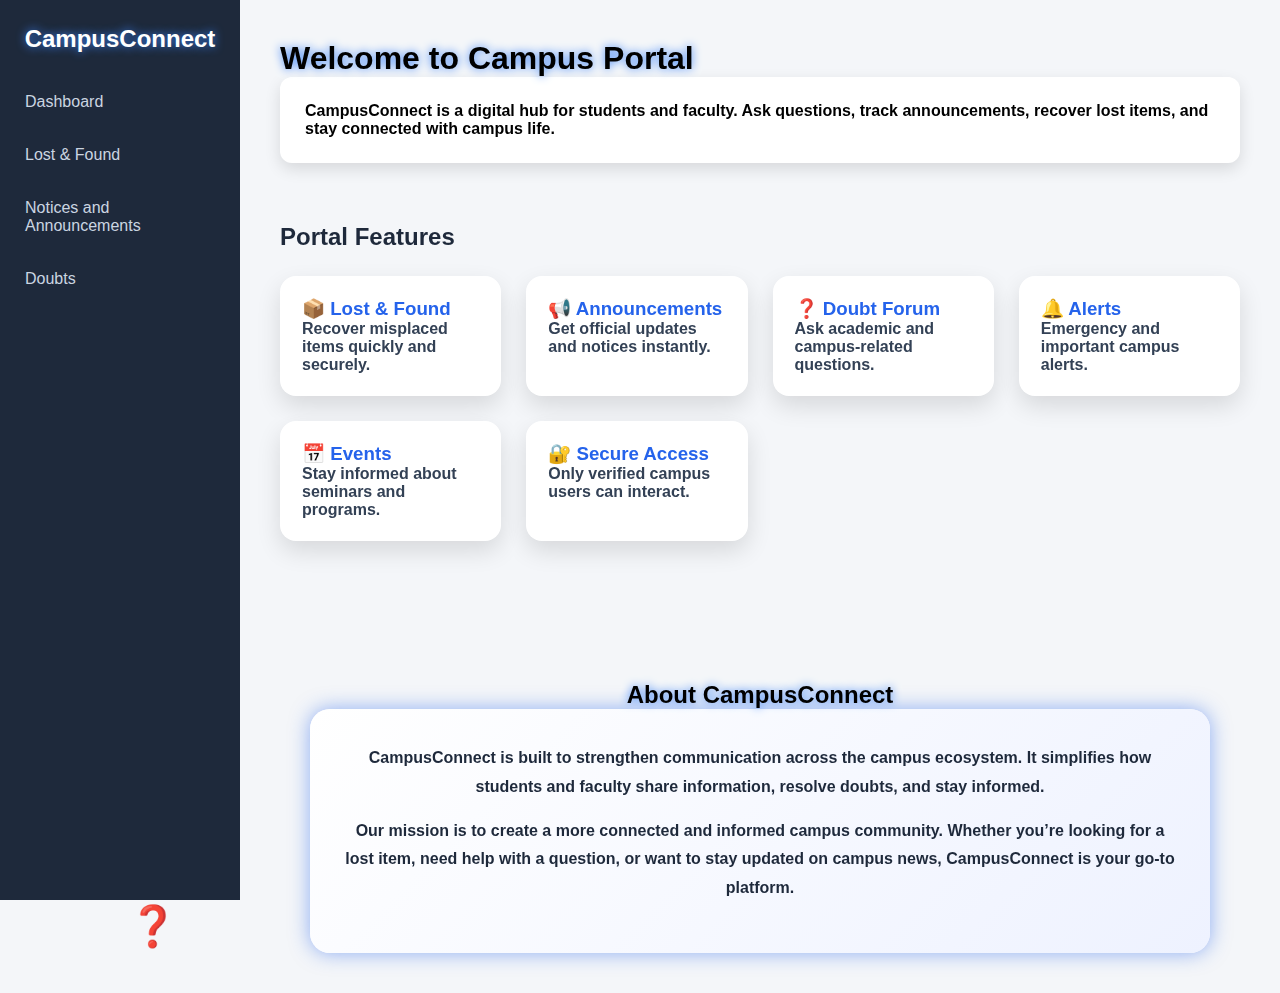
<file: index.html>
<!DOCTYPE html>
<html lang="en">
<head>
    <meta charset="UTF-8">
    <title>CampusConnect Portal</title>
    <link rel="preconnect" href="https://fonts.googleapis.com">
    <link rel="preconnect" href="https://fonts.gstatic.com" crossorigin>
    <link href="https://fonts.googleapis.com/css2?family=DM+Sans:wght@400;500;600;700&family=Syne:wght@700;800&display=swap" rel="stylesheet">
    <link rel="stylesheet" href="home.css">
</head>
<body>

<!-- Question Mark Animation Background -->
<div class="questions-bg">
    <!-- using emoji for more visual appeal -->
    <span>❓</span><span>❓</span><span>❓</span><span>❓</span><span>❓</span>
</div>

<div class="layout">

    <!-- Sidebar -->
    <div class="sidebar">
        <h2 class="logo glow-text">CampusConnect</h2>

        <ul class="nav-links">
            <li><a href="index.html">Dashboard</a></li>
            <li><a href="lost.html">Lost & Found</a></li>
            <li><a href="notice.html">Notices and Announcements</a></li>
            <li><a href="doubts.html">Doubts</a></li>
        </ul>
    </div>

    <!-- Main Content -->
    <div class="main-content">

        <h1 class="welcome glow-text">Welcome to Campus Portal</h1>

        <div class="info-box">
            <p>
                CampusConnect is a digital hub for students and faculty.
                Ask questions, track announcements, recover lost items,
                and stay connected with campus life.
            </p>
        </div>

        <!-- Features -->
        <section class="features">
            <h2>Portal Features</h2>

            <div class="feature-grid">
                <div class="feature-card">
                    <h3>📦 Lost & Found</h3>
                    <p>Recover misplaced items quickly and securely.</p>
                </div>

                <div class="feature-card">
                    <h3>📢 Announcements</h3>
                    <p>Get official updates and notices instantly.</p>
                </div>

                <div class="feature-card">
                    <h3>❓ Doubt Forum</h3>
                    <p>Ask academic and campus-related questions.</p>
                </div>

                <div class="feature-card">
                    <h3>🔔 Alerts</h3>
                    <p>Emergency and important campus alerts.</p>
                </div>

                <div class="feature-card">
                    <h3>📅 Events</h3>
                    <p>Stay informed about seminars and programs.</p>
                </div>

                <div class="feature-card">
                    <h3>🔐 Secure Access</h3>
                    <p>Only verified campus users can interact.</p>
                </div>
            </div>
        </section>

        <!-- About -->
        <section class="about-section">
            <h2 class="glow-text">About CampusConnect</h2>

            <div class="about-card">
                <p>
                    CampusConnect is built to strengthen communication
                    across the campus ecosystem. It simplifies how
                    students and faculty share information, resolve doubts,
                    and stay informed.
                </p>

                <p>
                    Our mission is to create a more connected and informed
                    campus community. Whether you’re looking for a lost item,
                    need help with a question, or want to stay updated on
                    campus news, CampusConnect is your go-to platform.
                </p>
            </div>
        </section>

    </div>
</div>

</body>
</html>
</file>
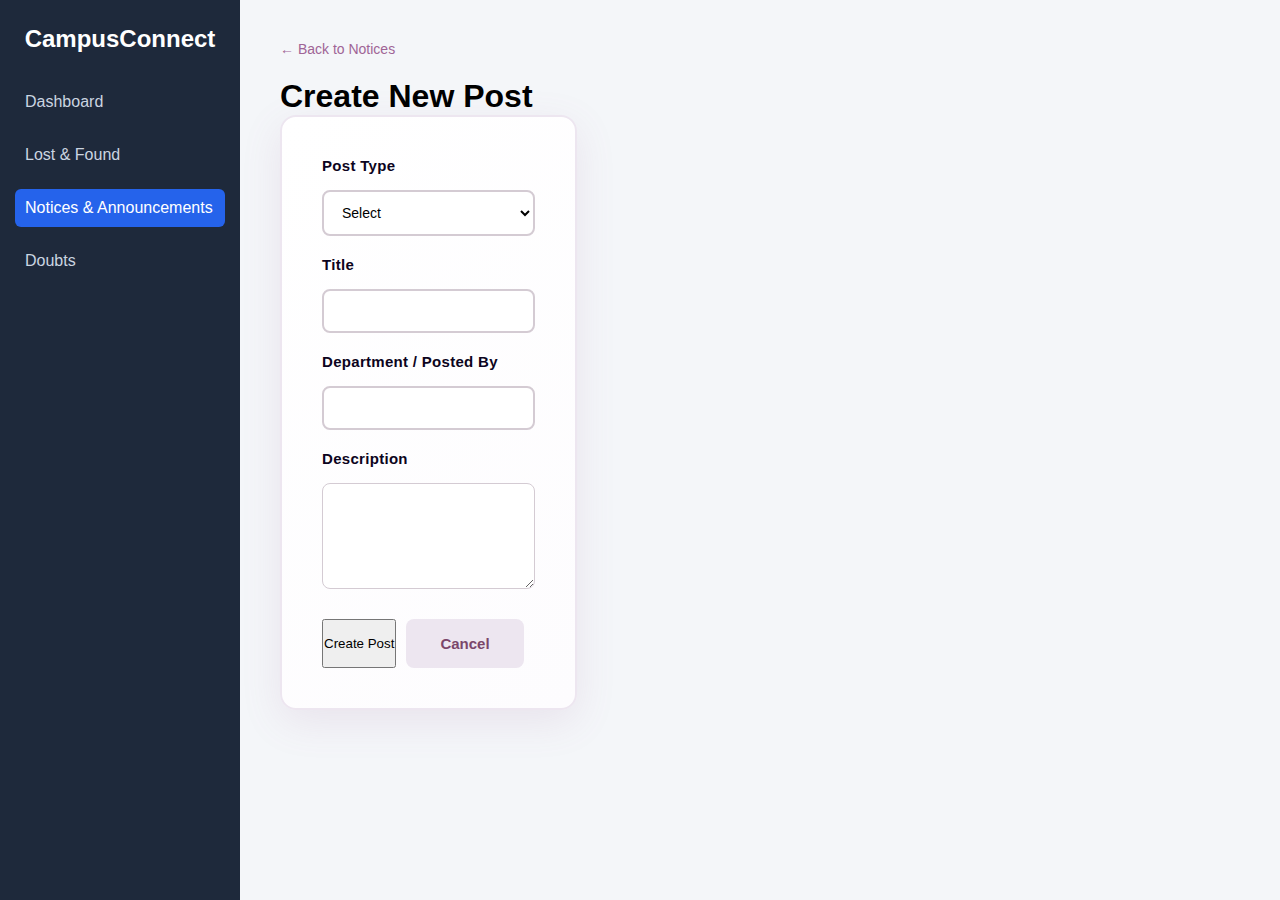
<file: create-post.html>
<!DOCTYPE html>
<html lang="en">
<head>
<meta charset="UTF-8">
<title>Create Post - Campus Portal</title>

<link rel="stylesheet" href="home.css">
<link rel="stylesheet" href="create-post.css">
</head>

<body>

<div class="layout">

    <!-- Sidebar -->
    <div class="sidebar">
        <h2 class="logo">CampusConnect</h2>
        <ul class="nav-links">
            <li><a href="index.html">Dashboard</a></li>
            <li><a href="lost.html">Lost & Found</a></li>
            <li><a href="notice.html" class="active">Notices & Announcements</a></li>
            <li><a href="doubts.html">Doubts</a></li>
        </ul>
    </div>

    <!-- Main -->
    <div class="main-content">

        <div class="breadcrumb">
            <a href="notice.html">← Back to Notices</a>
        </div>

        <h1>Create New Post</h1>

        <div class="create-post-form-wrapper">
            <form id="createPostForm" class="create-post-form">

                <div class="form-group">
                    <label>Post Type</label>
                    <select id="postType" name="postType"
                        onchange="updateFormFields()" required>
                        <option value="">Select</option>
                        <option value="notice">Notice</option>
                        <option value="announcement">Announcement</option>
                    </select>
                </div>

                <div class="form-group">
                    <label>Title</label>
                    <input type="text" name="title" required>
                </div>

                <div class="form-group">
                    <label>Department / Posted By</label>
                    <input type="text" name="source" required>
                </div>

                <div class="form-group">
                    <label>Description</label>
                    <textarea name="description" rows="5" required></textarea>
                </div>

                <div id="priorityGroup" class="form-group" style="display:none;">
                    <label>Priority</label>
                    <select name="priority">
                        <option value="general">General</option>
                        <option value="urgent">Urgent</option>
                        <option value="alert">Alert</option>
                    </select>
                </div>

                <div id="iconGroup" class="form-group" style="display:none;">
                    <label>Icon</label>
                    <select name="icon">
                        <option value="💻">💻</option>
                        <option value="🎓">🎓</option>
                        <option value="🏃">🏃</option>
                        <option value="🎭">🎭</option>
                        <option value="📢">📢</option>
                    </select>
                </div>

                <div class="form-actions">
                    <button type="submit">Create Post</button>
                    <a href="notice.html" class="btn-cancel">Cancel</a>
                </div>

            </form>
        </div>

    </div>
</div>

<script>

// ---------- SHOW/HIDE FORM ----------
function updateFormFields() {

    const type =
        document.getElementById('postType').value;

    document.getElementById('priorityGroup')
        .style.display =
        type === "notice" ? "block" : "none";

    document.getElementById('iconGroup')
        .style.display =
        type === "announcement" ? "block" : "none";
}


// ---------- SAVE POST ----------
document.getElementById('createPostForm')
.addEventListener('submit', function(e){

    e.preventDefault();

    const f = e.target;

    const post = {
        type: f.postType.value,
        title: f.title.value,
        source: f.source.value,
        description: f.description.value,
        priority: f.priority?.value || "general",
        icon: f.icon?.value || "📢",
        date: new Date().toLocaleDateString()
    };

    let posts =
        JSON.parse(localStorage.getItem('campusPosts')) || [];

    posts.push(post);

    localStorage.setItem(
        "campusPosts",
        JSON.stringify(posts)
    );

    alert("Post created!");
    window.location.href = "notice.html";
});

</script>

</body>
</html>
</file>
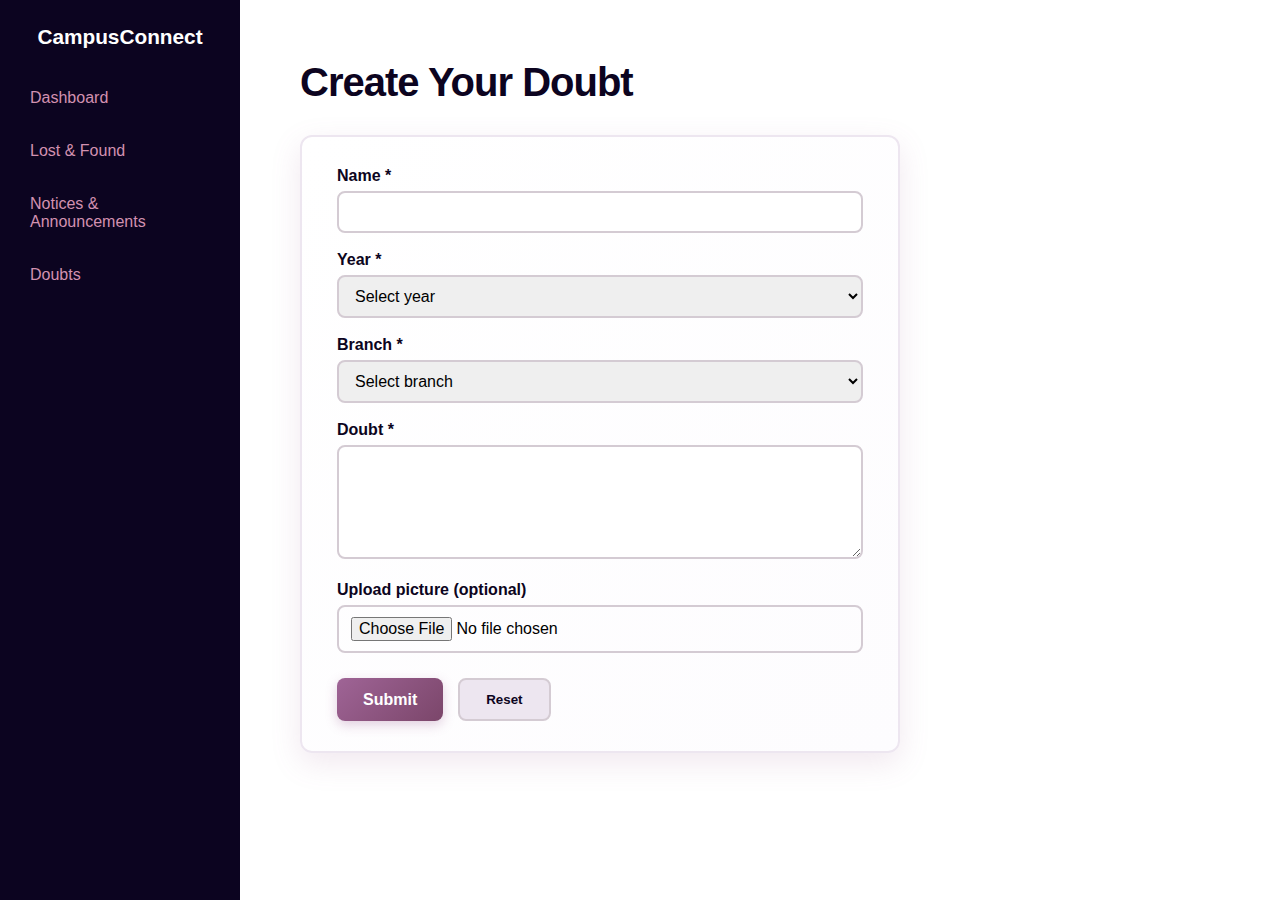
<file: doubtcreate.html>
<!DOCTYPE html>
<html lang="en">
<head>
    <meta charset="UTF-8">
    <title>Create Doubt</title>
    <meta name="viewport" content="width=device-width, initial-scale=1.0">
    <link rel="stylesheet" href="doubts.css">
</head>
<body>

<div class="layout">
    <div class="sidebar">
        <h2 class="logo">CampusConnect</h2>
        <ul class="nav-links">
            <li><a href="index.html">Dashboard</a></li>
            <li><a href="lost.html">Lost & Found</a></li>
            <li><a href="notice.html">Notices & Announcements</a></li>
            <li><a href="doubts.html">Doubts</a></li>
        </ul>
    </div>

    <main class="main-content">
        <h1>Create Your Doubt</h1>

        <form class="doubt-form" id="doubtForm">
            
            <div class="form-group">
                <label>Name *</label>
                <input type="text" id="name" required>
            </div>

            <div class="form-group">
                <label>Year *</label>
                <select id="year" required>
                    <option value="">Select year</option>
                    <option>1st year</option>
                    <option>2nd year</option>
                    <option>3rd year</option>
                    <option>4th year</option>
                </select>
            </div>

            <div class="form-group">
                <label>Branch *</label>
                <select id="branch" required>
                    <option value="">Select branch</option>
                    <option>CS</option>
                    <option>EE</option>
                    <option>ECE</option>
                    <option>Mech</option>
                    <option>Civil</option>
                </select>
            </div>

            <div class="form-group">
                <label>Doubt *</label>
                <textarea id="doubt" rows="5" required></textarea>
            </div>

            <div class="form-group">
                <label>Upload picture (optional)</label>
                <input type="file" id="imageInput" accept="image/*">
            </div>

            <div class="form-actions">
                <button type="submit">Submit</button>
                <button type="reset">Reset</button>
            </div>
        </form>
    </main>
</div>

<script>
document.getElementById("doubtForm").addEventListener("submit", function(e){
    e.preventDefault();

    const name = document.getElementById("name").value;
    const year = document.getElementById("year").value;
    const branch = document.getElementById("branch").value;
    const doubt = document.getElementById("doubt").value;
    const imageFile = document.getElementById("imageInput").files[0];
    const date = new Date().toISOString().split('T')[0];

    if(imageFile){
        const reader = new FileReader();
        reader.onload = function(){
            saveDoubt(reader.result);
        };
        reader.readAsDataURL(imageFile);
    } else {
        saveDoubt(null);
    }

    function saveDoubt(imageData){
        const newDoubt = { name, year, branch, doubt, date, image: imageData };

        let doubts = JSON.parse(localStorage.getItem("doubts")) || [];
        doubts.push(newDoubt);

        localStorage.setItem("doubts", JSON.stringify(doubts));

        window.location.href = "doubts.html";
    }
});
</script>

</body>
</html>
</file>
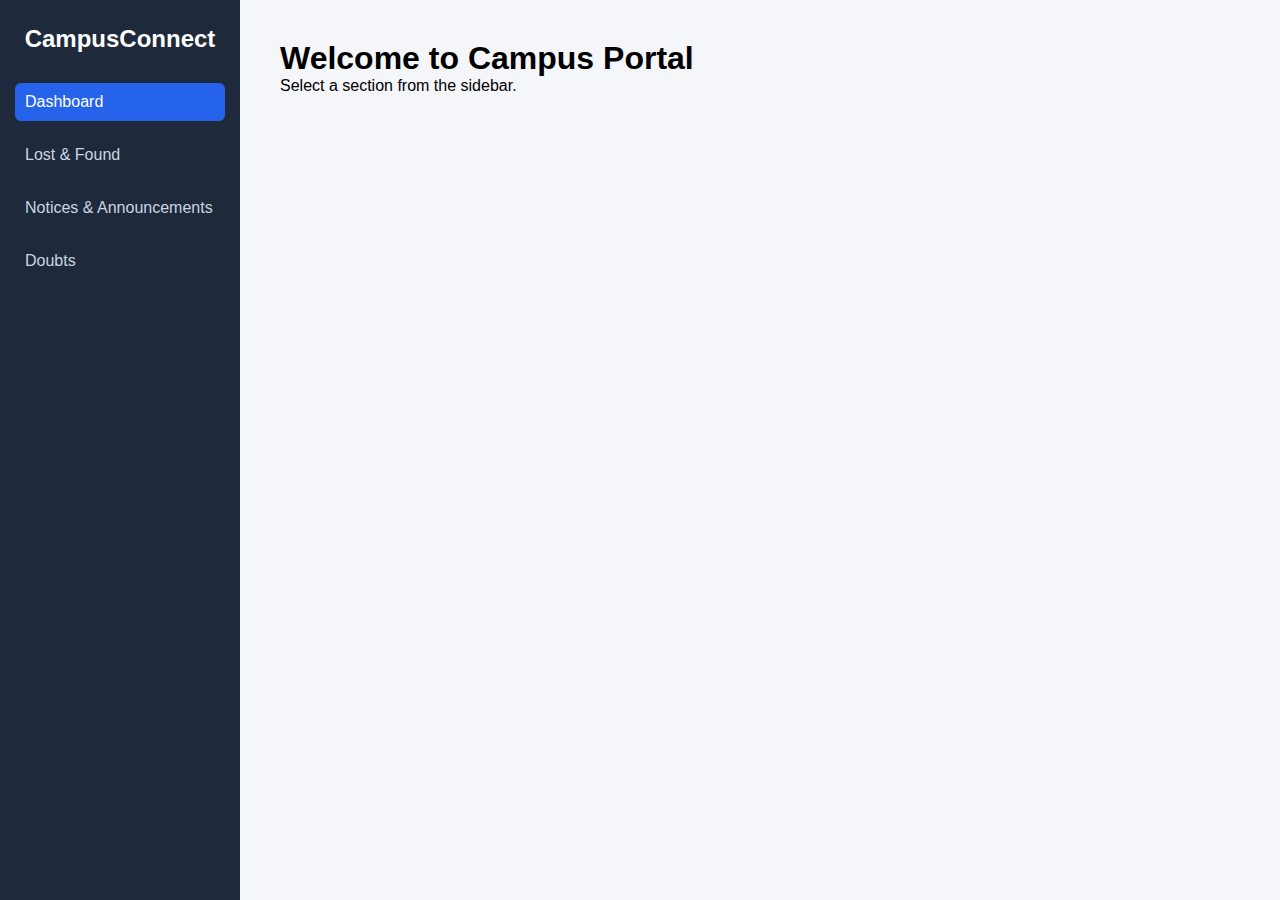
<file: home.html>
<!DOCTYPE html>
<html lang="en">
<head>
    <meta charset="UTF-8">
    <title>Campus Portal</title>
    <link rel="stylesheet" href="home.css">
</head>
<body>

<div class="layout">

    <!-- Sidebar -->
    <div class="sidebar">
        <h2 class="logo">CampusConnect</h2>

        <ul class="nav-links">
            <li><a href="home.html" class="active">Dashboard</a></li>
            <li><a href="lost.html">Lost & Found</a></li>
            <li><a href="notice.html">Notices & Announcements</a></li>
            <li><a href="doubts.html">Doubts</a></li>
        </ul>
    </div>

    <!-- Main Content -->
    <div class="main-content">
        <h1>Welcome to Campus Portal</h1>
        <p>Select a section from the sidebar.</p>
    </div>

</div>

</body>
</html>
</file>
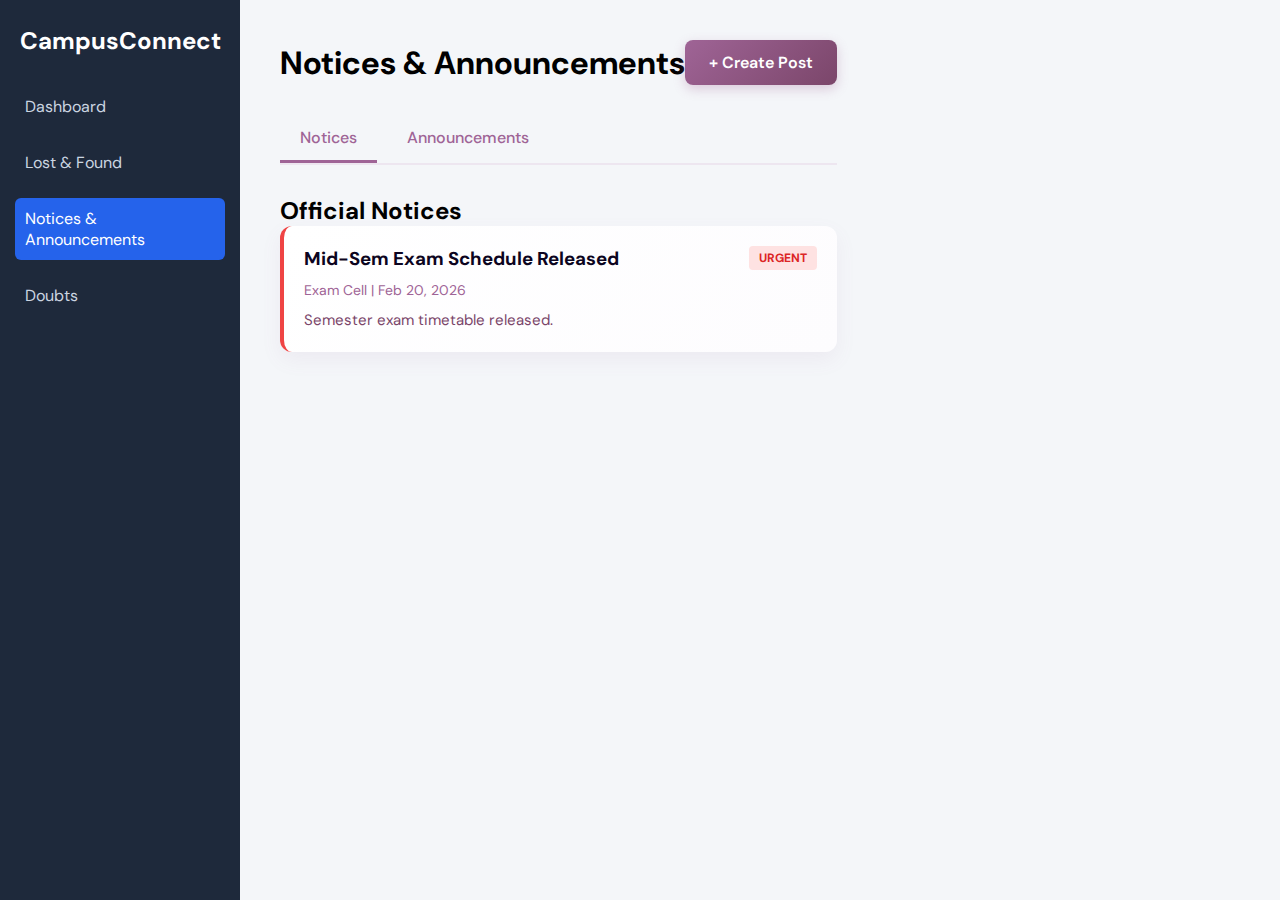
<file: notice.html>
<!DOCTYPE html>
<html lang="en">
<head>
<meta charset="UTF-8">
<title>Notices - Campus Portal</title>

<link rel="preconnect" href="https://fonts.googleapis.com">
<link rel="preconnect" href="https://fonts.gstatic.com" crossorigin>
<link href="https://fonts.googleapis.com/css2?family=DM+Sans:wght@400;500;600;700&family=Syne:wght@700;800&display=swap" rel="stylesheet">

<link rel="stylesheet" href="home.css">
<link rel="stylesheet" href="notice.css">
</head>

<body>

<div class="layout">

    <!-- Sidebar -->
    <div class="sidebar">
        <h2 class="logo">CampusConnect</h2>
        <ul class="nav-links">
            <li><a href="index.html">Dashboard</a></li>
            <li><a href="lost.html">Lost & Found</a></li>
            <li><a href="notice.html" class="active">Notices & Announcements</a></li>
            <li><a href="doubts.html">Doubts</a></li>
        </ul>
    </div>

    <!-- Main -->
    <div class="main-content">

        <div class="notice-top-bar">
            <h1>Notices & Announcements</h1>
            <a href="create-post.html" class="create-post-btn">+ Create Post</a>
        </div>

        <!-- Tabs -->
        <div class="notice-tabs">
            <button class="tab-btn active"
                onclick="showTab('notices',this)">Notices</button>

            <button class="tab-btn"
                onclick="showTab('announcements',this)">
                Announcements
            </button>
        </div>

        <!-- Notices -->
        <div id="notices" class="tab-content active">
            <h2>Official Notices</h2>
            <div class="notice-container">

                <div class="notice-card urgent">
                    <div class="notice-header">
                        <h3>Mid-Sem Exam Schedule Released</h3>
                        <span class="priority-badge urgent">Urgent</span>
                    </div>
                    <p class="notice-meta">Exam Cell | Feb 20, 2026</p>
                    <p class="notice-description">
                        Semester exam timetable released.
                    </p>
                </div>

            </div>
        </div>

        <!-- Announcements -->
        <div id="announcements" class="tab-content">
            <h2>Campus Announcements</h2>
            <div class="announcement-container">

                <div class="announcement-card">
                    <div class="announcement-header">
                        <h3>Web Development Workshop</h3>
                        <span class="announcement-icon">🎓</span>
                    </div>
                    <p class="announcement-meta">
                        Tech Community | Feb 16, 2026
                    </p>
                    <p class="announcement-description">
                        React & Node workshop.
                    </p>
                </div>

            </div>
        </div>

    </div>
</div>

<script>

// ---------- TAB SWITCH ----------
function showTab(tabName, btn) {

    document.querySelectorAll('.tab-content')
        .forEach(t => t.classList.remove('active'));

    document.querySelectorAll('.tab-btn')
        .forEach(b => b.classList.remove('active'));

    document.getElementById(tabName)
        .classList.add('active');

    btn.classList.add('active');
}


// ---------- LOAD POSTS ----------
function loadPosts() {

    const posts =
        JSON.parse(localStorage.getItem('campusPosts')) || [];

    const noticeContainer =
        document.querySelector('.notice-container');

    const announcementContainer =
        document.querySelector('.announcement-container');

    posts.forEach(post => {

        if (post.type === "notice") {

            const card = document.createElement('div');
            card.className = `notice-card ${post.priority}`;

            card.innerHTML = `
                <div class="notice-header">
                    <h3>${post.title}</h3>
                    <span class="priority-badge ${post.priority}">
                        ${post.priority}
                    </span>
                </div>
                <p class="notice-meta">${post.source} | ${post.date}</p>
                <p class="notice-description">${post.description}</p>
            `;

            noticeContainer.prepend(card);
        }

        else {

            const card = document.createElement('div');
            card.className = "announcement-card";

            card.innerHTML = `
                <div class="announcement-header">
                    <h3>${post.title}</h3>
                    <span class="announcement-icon">${post.icon}</span>
                </div>
                <p class="announcement-meta">${post.source} | ${post.date}</p>
                <p class="announcement-description">${post.description}</p>
            `;

            announcementContainer.prepend(card);
        }

    });
}

loadPosts();

</script>

</body>
</html>
</file>
<file: home.css>
* {
    margin: 0;
    padding: 0;
    box-sizing: border-box;
    font-family: Arial, sans-serif;
}

body {
    background: #f4f6f9;
    overflow-x: hidden;
}

/* ❓ Question Mark Background */
.questions-bg {
    position: fixed;
    width: 100%;
    height: 100%;
    z-index: -1;
}

.questions-bg span {
    position: absolute;
    bottom: -50px;
    font-size: 40px;
    font-weight: 900;
    /* fully opaque for highest contrast */
    color: rgba(37,99,235,1);
    animation: floatQ 10s linear infinite;
}

.questions-bg span:nth-child(1) { left: 10%; animation-duration: 8s; }
.questions-bg span:nth-child(2) { left: 30%; animation-duration: 10s; }
.questions-bg span:nth-child(3) { left: 50%; animation-duration: 7s; }
.questions-bg span:nth-child(4) { left: 70%; animation-duration: 11s; }
.questions-bg span:nth-child(5) { left: 90%; animation-duration: 9s; }

@keyframes floatQ {
    from {
        transform: translateY(0) rotate(0deg);
        opacity: 0.2;
    }
    to {
        transform: translateY(-110vh) rotate(360deg);
        opacity: 0.5;
    }
}

/* Layout */
.layout {
    display: flex;
}

/* Sidebar */
.sidebar {
    width: 240px;
    height: 100vh;
    background: #1e293b;
    padding: 25px 15px;
    position: fixed;
    color: white;
}

.logo {
    text-align: center;
    margin-bottom: 30px;
}

/* Glow Text */
.glow-text {
    text-shadow: 0 0 10px #3b82f6;
    animation: glow 3s infinite alternate;
}

@keyframes glow {
    from { text-shadow: 0 0 6px #3b82f6; }
    to { text-shadow: 0 0 16px #3b82f6; }
}

/* Navigation */
.nav-links {
    list-style: none;
}

.nav-links li {
    margin: 15px 0;
}

.nav-links a {
    text-decoration: none;
    color: #cbd5e1;
    padding: 10px;
    display: block;
    border-radius: 6px;
    transition: 0.3s;
}

.nav-links a:hover,
.nav-links a.active {
    background: #2563eb;
    color: white;
}

/* Main Content */
.main-content {
    margin-left: 240px;
    padding: 40px;
}

/* Info Box */
.info-box {
    background: white;
    padding: 25px;
    border-radius: 12px;
    box-shadow: 0 6px 16px rgba(0,0,0,0.12);
    font-weight: 700;
    animation: float 4s ease-in-out infinite;
}

@keyframes float {
    50% { transform: translateY(-6px); }
}

/* Features */
.features {
    margin-top: 60px;
}

.features h2 {
    margin-bottom: 25px;
    color: #1e293b;
    font-weight: 800;
}

.feature-grid {
    display: grid;
    grid-template-columns: repeat(auto-fit, minmax(220px, 1fr));
    gap: 25px;
}

.feature-card {
    background: white;
    padding: 22px;
    border-radius: 16px;
    box-shadow: 0 10px 25px rgba(0,0,0,0.12);
    transition: 0.4s;
}

.feature-card h3 {
    font-weight: 800;
    color: #2563eb;
}

.feature-card p {
    font-weight: 700;
    color: #334155;
}

.feature-card:hover {
    transform: translateY(-8px);
    box-shadow: 0 0 22px rgba(37,99,235,0.6);
}

/* About Section */
.about-section {
    margin-top: 140px; /* push card further down from heading */
    text-align: center;
}

.about-card {
    max-width: 900px;
    margin: auto;
    background: linear-gradient(135deg, #ffffff, #eef2ff);
    padding: 35px;
    border-radius: 20px;
    font-weight: 800;
    box-shadow: 0 0 20px rgba(37,99,235,0.5);
    animation: glowBox 3s infinite alternate;
}

@keyframes glowBox {
    from {
        box-shadow: 0 0 15px rgba(37,99,235,0.4);
    }
    to {
        box-shadow: 0 0 30px rgba(37,99,235,0.8);
    }
}

.about-card p {
    margin-bottom: 15px;
    line-height: 1.8;
    color: #1e293b;
}
</file>
<file: create-post.css>
/* Create Post Page Styles */

* {
    font-family: 'DM Sans', -apple-system, BlinkMacSystemFont, 'Segoe UI', sans-serif;
}

/* Breadcrumb Navigation */
.breadcrumb {
    margin-bottom: 20px;
}

.breadcrumb a {
    color: #9F6496;
    text-decoration: none;
    font-size: 14px;
    font-weight: 500;
    transition: all 0.3s ease;
}

.breadcrumb a:hover {
    text-decoration: underline;
    color: #7B466A;
    text-shadow: 0 0 8px rgba(159, 100, 150, 0.3);
}

.create-post-form-wrapper {
    max-width: 700px;
    background: linear-gradient(135deg, #ffffff 0%, #fdfcfe 100%);
    padding: 40px;
    border-radius: 16px;
    box-shadow: 0 12px 40px rgba(159, 100, 150, 0.12);
    border: 2px solid #EDE6F0;
}

.create-post-form {
    display: flex;
    flex-direction: column;
    gap: 20px;
}

/* Form Group */
.form-group {
    display: flex;
    flex-direction: column;
    gap: 8px;
}

.form-group label {
    font-weight: 600;
    color: #0C0420;
    font-size: 15px;
    letter-spacing: 0.3px;
    margin-bottom: 8px;
    display: block;
}

.form-group input,
.form-group select,
.form-group textarea {
    padding: 12px 14px;
    border: 2px solid #D4CBD3;
    border-radius: 8px;
    font-size: 14px;
    font-family: inherit;
    transition: all 0.3s ease;
    background: #ffffff;
}

.form-group input:focus,
.form-group select:focus,
.form-group textarea:focus {
    outline: none;
    border-color: #9F6496;
    box-shadow: 0 0 0 4px rgba(159, 100, 150, 0.15);
    background: #fdfcfe;
}

.form-group textarea {
    resize: vertical;
    border: 1px solid #D4CBD3;
}
    .form-group textarea:hover {
        border-color: #9F6496;
        box-shadow: 0 0 8px rgba(159, 100, 150, 0.1);
    }

/* Form Actions */
.form-actions {
    display: flex;
    gap: 10px;
    margin-top: 10px;
}

.btn-submit {
    background: linear-gradient(135deg, #9F6496 0%, #7B466A 100%);
    color: white;
    padding: 14px 32px;
    border: none;
    border-radius: 8px;
    font-size: 15px;
    font-weight: 600;
    cursor: pointer;
    transition: all 0.3s cubic-bezier(0.4, 0, 0.2, 1);
    box-shadow: 0 4px 15px rgba(159, 100, 150, 0.3);
    letter-spacing: 0.3px;
}

.btn-submit:hover {
    background: linear-gradient(135deg, #7B466A 0%, #5D3C64 100%);
    transform: translateY(-2px);
    box-shadow: 0 6px 20px rgba(159, 100, 150, 0.4);
}

.btn-cancel {
    background-color: #EDE6F0;
    color: #7B466A;
    padding: 14px 32px;
    border-radius: 8px;
    text-decoration: none;
    font-size: 15px;
    font-weight: 600;
    text-align: center;
    transition: all 0.3s ease;
    border: 2px solid transparent;
}
    font-weight: bold;
    text-align: center;
    transition: 0.3s;
}

.btn-cancel:hover {
    background-color: #D4CBD3;
    color: #0C0420;
    box-shadow: 0 4px 12px rgba(159, 100, 150, 0.2);
}

/* Responsive */
.form-group input:hover,
.form-group select:hover {
    border-color: #9F6496;
    box-shadow: 0 0 8px rgba(159, 100, 150, 0.1);
}
@media (max-width: 768px) {
    .create-post-form-wrapper {
        padding: 20px;
        max-width: 100%;
    }
    
    .form-actions {
        flex-direction: column;
    }
    
    .btn-submit,
    .btn-cancel {
        width: 100%;
    }
}
</file>
<file: notice.css>
/* Notices & Announcements Page Styles */

* {
    font-family: 'DM Sans', -apple-system, BlinkMacSystemFont, 'Segoe UI', sans-serif;
}

/* Top Bar */
.notice-top-bar {
    display: flex;
    justify-content: space-between;
    align-items: center;
    margin-bottom: 30px;
}

.notice-top-bar h1 {
    margin: 0;
}

/* Create Post Button */
.create-post-btn {
    background: linear-gradient(135deg, #9F6496 0%, #7B466A 100%);
    color: white;
    padding: 12px 24px;
    border-radius: 8px;
    text-decoration: none;
    font-weight: 600;
    transition: all 0.3s cubic-bezier(0.4, 0, 0.2, 1);
    display: inline-block;
    box-shadow: 0 4px 12px rgba(159, 100, 150, 0.3);
}

.create-post-btn:hover {
    background: linear-gradient(135deg, #7B466A 0%, #5D3C64 100%);
    transform: translateY(-2px);
    box-shadow: 0 6px 16px rgba(159, 100, 150, 0.4);
}

/* Tab Navigation */
.notice-tabs {
    display: flex;
    gap: 10px;
    margin-bottom: 30px;
    border-bottom: 2px solid #EDE6F0;
}

.tab-btn {
    padding: 12px 20px;
    border: none;
    background: none;
    color: #9F6496;
    font-size: 16px;
    font-weight: 500;
    cursor: pointer;
    border-bottom: 3px solid transparent;
    transition: all 0.3s ease;
}

.tab-btn:hover {
    color: #0C0420;
    font-weight: 600;
}

.tab-btn.active {
    color: #9F6496;
    border-bottom-color: #9F6496;
}

/* Tab Content */
.tab-content {
    display: none;
}

.tab-content.active {
    display: block;
}

/* Notice Container */
.notice-container,
.announcement-container {
    display: flex;
    flex-direction: column;
    gap: 20px;
}

/* Notice Card */
.notice-card {
    background: linear-gradient(135deg, #ffffff 0%, #fdfcfe 100%);
    padding: 20px;
    border-radius: 12px;
    box-shadow: 0 8px 20px rgba(159, 100, 150, 0.08);
    border-left: 4px solid #D391B0;
    transition: all 0.3s cubic-bezier(0.4, 0, 0.2, 1);
}

.notice-card:hover {
    box-shadow: 0 12px 32px rgba(159, 100, 150, 0.2);
    transform: translateY(-4px);
}

.notice-card.urgent {
    border-left-color: #ef4444;
}

/* Notice Header */
.notice-header {
    display: flex;
    justify-content: space-between;
    align-items: start;
    margin-bottom: 10px;
}

.notice-header h3 {
    color: #0C0420;
    margin: 0;
    flex: 1;
}

/* Priority Badge */
.priority-badge {
    display: inline-block;
    padding: 4px 10px;
    border-radius: 4px;
    font-size: 12px;
    font-weight: bold;
    text-transform: uppercase;
}

.priority-badge.urgent {
    background-color: #fee2e2;
    color: #dc2626;
}

.priority-badge.general {
    background-color: #faf5fb;
    color: #9F6496;
}

.priority-badge.alert {
    background-color: #fef3c7;
    color: #d97706;
}

/* Notice Meta */
.notice-meta {
    font-size: 14px;
    color: #9F6496;
    margin: 5px 0;
}

.notice-description {
    color: #7B466A;
    font-size: 15px;
    line-height: 1.5;
    margin-top: 10px;
}

/* Announcement Card */
.announcement-card {
    background: linear-gradient(135deg, #ffffff 0%, #fdfcfe 100%);
    padding: 20px;
    border-radius: 12px;
    box-shadow: 0 8px 20px rgba(159, 100, 150, 0.08);
    border-left: 4px solid #D391B0;
    transition: all 0.3s cubic-bezier(0.4, 0, 0.2, 1);
}

.announcement-card:hover {
    box-shadow: 0 12px 32px rgba(159, 100, 150, 0.2);
    transform: translateY(-4px);
}

/* Announcement Header */
.announcement-header {
    display: flex;
    justify-content: space-between;
    align-items: center;
    margin-bottom: 10px;
}

.announcement-header h3 {
    color: #0C0420;
    margin: 0;
    flex: 1;
}

.announcement-icon {
    font-size: 24px;
}

.announcement-meta {
    font-size: 14px;
    color: #9F6496;
    margin: 5px 0;
}

.announcement-description {
    color: #7B466A;
    font-size: 15px;
    line-height: 1.5;
    margin-top: 10px;
}

/* Responsive */
@media (max-width: 768px) {
    .notice-header,
    .announcement-header {
        flex-direction: column;
        gap: 10px;
    }
    
    .tab-btn {
        padding: 10px 15px;
        font-size: 14px;
    }
}
</file>
<file: doubts.css>
/* Reset */
* {
    margin: 0;
    padding: 0;
    box-sizing: border-box;
    font-family: 'DM Sans', -apple-system, BlinkMacSystemFont, 'Segoe UI', sans-serif;
}

/* Root variables */
:root {
    --sidebar-width: 240px;
}

/* Body */
body {
    background-color: #faf5fb;
}

/* Layout */
.layout {
    display: flex;
    min-height: 100vh;
}

/* Sidebar */
.sidebar {
    width: var(--sidebar-width);
    height: 100vh;
    background-color: #0C0420;
    color: white;
    padding: 25px 20px;
    position: fixed;
    top: 0;
    left: 0;
    z-index: 1000;
}

/* Logo */
.logo {
    text-align: center;
    margin-bottom: 30px;
    font-size: 1.3rem;
    font-weight: 700;
    white-space: nowrap;
}

/* Navigation */
.nav-links {
    list-style: none;
}

.nav-links li {
    margin: 15px 0;
}

.nav-links a {
    text-decoration: none;
    color: #D391B0;
    font-size: 16px;
    display: block;
    padding: 10px;
    border-radius: 6px;
    transition: 0.3s;
}

.nav-links a:hover,
.nav-links a.active {
    background-color: #5D3C64;
    color: white;
}

/* Top right option */
.top-right-option {
    position: fixed;
    top: 20px;
    right: 20px;
    z-index: 999;
}

.top-right-option a {
    text-decoration: none;
    background: linear-gradient(135deg, #9F6496 0%, #7B466A 100%);
    color: white;
    padding: 10px 16px;
    border-radius: 8px;
    font-size: 14px;
    font-weight: 600;
    transition: all 0.3s cubic-bezier(0.4, 0, 0.2, 1);
    box-shadow: 0 4px 12px rgba(159, 100, 150, 0.3);
    display: inline-block;
}

.top-right-option a:hover {
    background: linear-gradient(135deg, #7B466A 0%, #5D3C64 100%);
    transform: translateY(-2px);
    box-shadow: 0 6px 18px rgba(159, 100, 150, 0.4);
}

/* MAIN CONTENT — FIXED */
.main-content {
    margin-left: var(--sidebar-width);
    padding: 60px;
    width: calc(100% - var(--sidebar-width));
    min-height: 100vh;
    background: #ffffff;
    box-shadow: -4px 0 10px rgba(0,0,0,0.1);
    position: relative;
    z-index: 1;
}

/* Heading */
.main-content h1 {
    font-size: 2.5rem;
    margin-bottom: 30px;
    color: #0C0420;
    font-weight: 800;
    letter-spacing: -1px;
}

/* DOUBT FORM */
.doubt-form {
    background: linear-gradient(135deg, #ffffff 0%, #fdfcfe 100%);
    padding: 30px 35px;
    border-radius: 12px;
    box-shadow: 0 10px 30px rgba(159, 100, 150, 0.15);
    max-width: 600px;
    border: 2px solid #EDE6F0;
}

/* Form Groups */
.form-group {
    margin-bottom: 18px;
}

.form-group label {
    display: block;
    margin-bottom: 6px;
    font-size: 1rem;
    font-weight: 600;
    color: #0C0420;
}

/* Inputs */
.form-group input[type="text"],
.form-group select,
.form-group textarea,
.form-group input[type="file"] {
    width: 100%;
    padding: 10px 12px;
    border: 2px solid #D4CBD3;
    border-radius: 8px;
    font-size: 1rem;
    transition: all 0.3s ease;
}

.form-group input:focus,
.form-group select:focus,
.form-group textarea:focus {
    border-color: #9F6496;
    box-shadow: 0 0 10px rgba(159,100,150,0.2);
    outline: none;
}

/* Actions */
.form-actions {
    margin-top: 25px;
    display: flex;
    gap: 15px;
}

/* Submit Button */
.form-actions button[type="submit"] {
    background: linear-gradient(135deg, #9F6496 0%, #7B466A 100%);
    color: white;
    padding: 12px 26px;
    border: none;
    border-radius: 8px;
    cursor: pointer;
    font-size: 1rem;
    font-weight: 600;
    transition: 0.3s ease;
    box-shadow: 0 4px 12px rgba(159, 100, 150, 0.3);
}

.form-actions button[type="submit"]:hover {
    background: linear-gradient(135deg, #7B466A 0%, #5D3C64 100%);
    transform: translateY(-2px);
}

/* Reset Button */
.form-actions button[type="reset"] {
    background-color: #EDE6F0;
    color: #0C0420;
    border: 2px solid #D4CBD3;
    padding: 12px 26px;
    border-radius: 8px;
    font-weight: 600;
    transition: 0.3s ease;
}

.form-actions button[type="reset"]:hover {
    background-color: #D4CBD3;
    transform: translateY(-2px);
}

/* Posts Container */
.posts-container {
    display: grid;
    grid-template-columns: repeat(auto-fill, minmax(300px, 1fr));
    gap: 24px;
    margin-top: 50px;
}

/* Post Box (Instagram-style) */
.post-box {
    background: linear-gradient(135deg, #ffffff 0%, #fdfcfe 100%);
    border: 2px solid #EDE6F0;
    border-radius: 12px;
    padding: 20px;
    box-shadow: 0 8px 20px rgba(159, 100, 150, 0.08);
    transition: all 0.4s cubic-bezier(0.4, 0, 0.2, 1);
    display: flex;
    flex-direction: column;
    height: 100%;
}

.post-box:hover {
    transform: translateY(-8px);
    box-shadow: 0 16px 40px rgba(159, 100, 150, 0.15);
    border-color: #D391B0;
}

/* Post Header */
.post-header {
    display: flex;
    justify-content: space-between;
    align-items: flex-start;
    margin-bottom: 14px;
    padding-bottom: 12px;
    border-bottom: 1px solid #EDE6F0;
    flex-wrap: wrap;
    gap: 8px;
}

.post-name {
    font-weight: 700;
    color: #7B466A;
    font-size: 0.95rem;
}

.post-year {
    font-size: 0.85rem;
    color: #9F6496;
    font-weight: 500;
}

.post-branch {
    font-size: 0.85rem;
    color: #D391B0;
    font-weight: 600;
}

.post-date {
    font-size: 0.75rem;
    color: #b0b0b0;
    margin-left: auto;
}

/* Post Content */
.post-content {
    flex: 1;
    margin-bottom: 12px;
}

.post-text {
    font-size: 0.95rem;
    color: #0C0420;
    line-height: 1.5;
    margin-bottom: 10px;
    font-weight: 500;
}

.post-image {
    max-width: 100%;
    height: auto;
    border-radius: 8px;
    margin-top: 8px;
}

/* Comments Section */
.comments {
    display: flex;
    gap: 8px;
    padding-top: 12px;
    border-top: 1px solid #EDE6F0;
}

.comments textarea {
    flex: 1;
    resize: none;
    padding: 8px 10px;
    border: 1px solid #D4CBD3;
    border-radius: 6px;
    font-size: 0.85rem;
    font-family: inherit;
    transition: all 0.3s ease;
    min-height: 32px;
    max-height: 60px;
}

.comments textarea:focus {
    outline: none;
    border-color: #9F6496;
    box-shadow: 0 0 8px rgba(159, 100, 150, 0.2);
}

.comments textarea::placeholder {
    color: #a0a0a0;
}

.comment-btn {
    background: linear-gradient(135deg, #9F6496 0%, #7B466A 100%);
    color: white;
    border: none;
    padding: 8px 14px;
    border-radius: 6px;
    cursor: pointer;
    font-size: 0.85rem;
    font-weight: 600;
    transition: all 0.3s ease;
    box-shadow: 0 3px 10px rgba(159, 100, 150, 0.25);
    white-space: nowrap;
}

.comment-btn:hover {
    background: linear-gradient(135deg, #7B466A 0%, #5D3C64 100%);
    transform: translateY(-2px);
    box-shadow: 0 5px 14px rgba(159, 100, 150, 0.35);
}

.comment-btn:active {
    transform: translateY(0);
}

/* Comment Section */
.comment-list {
    margin-top: 12px;
}

.single-comment {
    font-size: 0.85rem;
    padding: 6px 8px;
    background: #f3edf5;
    border-radius: 6px;
    margin-bottom: 6px;
    color: #0C0420;
    word-wrap: break-word;
}
</file>
